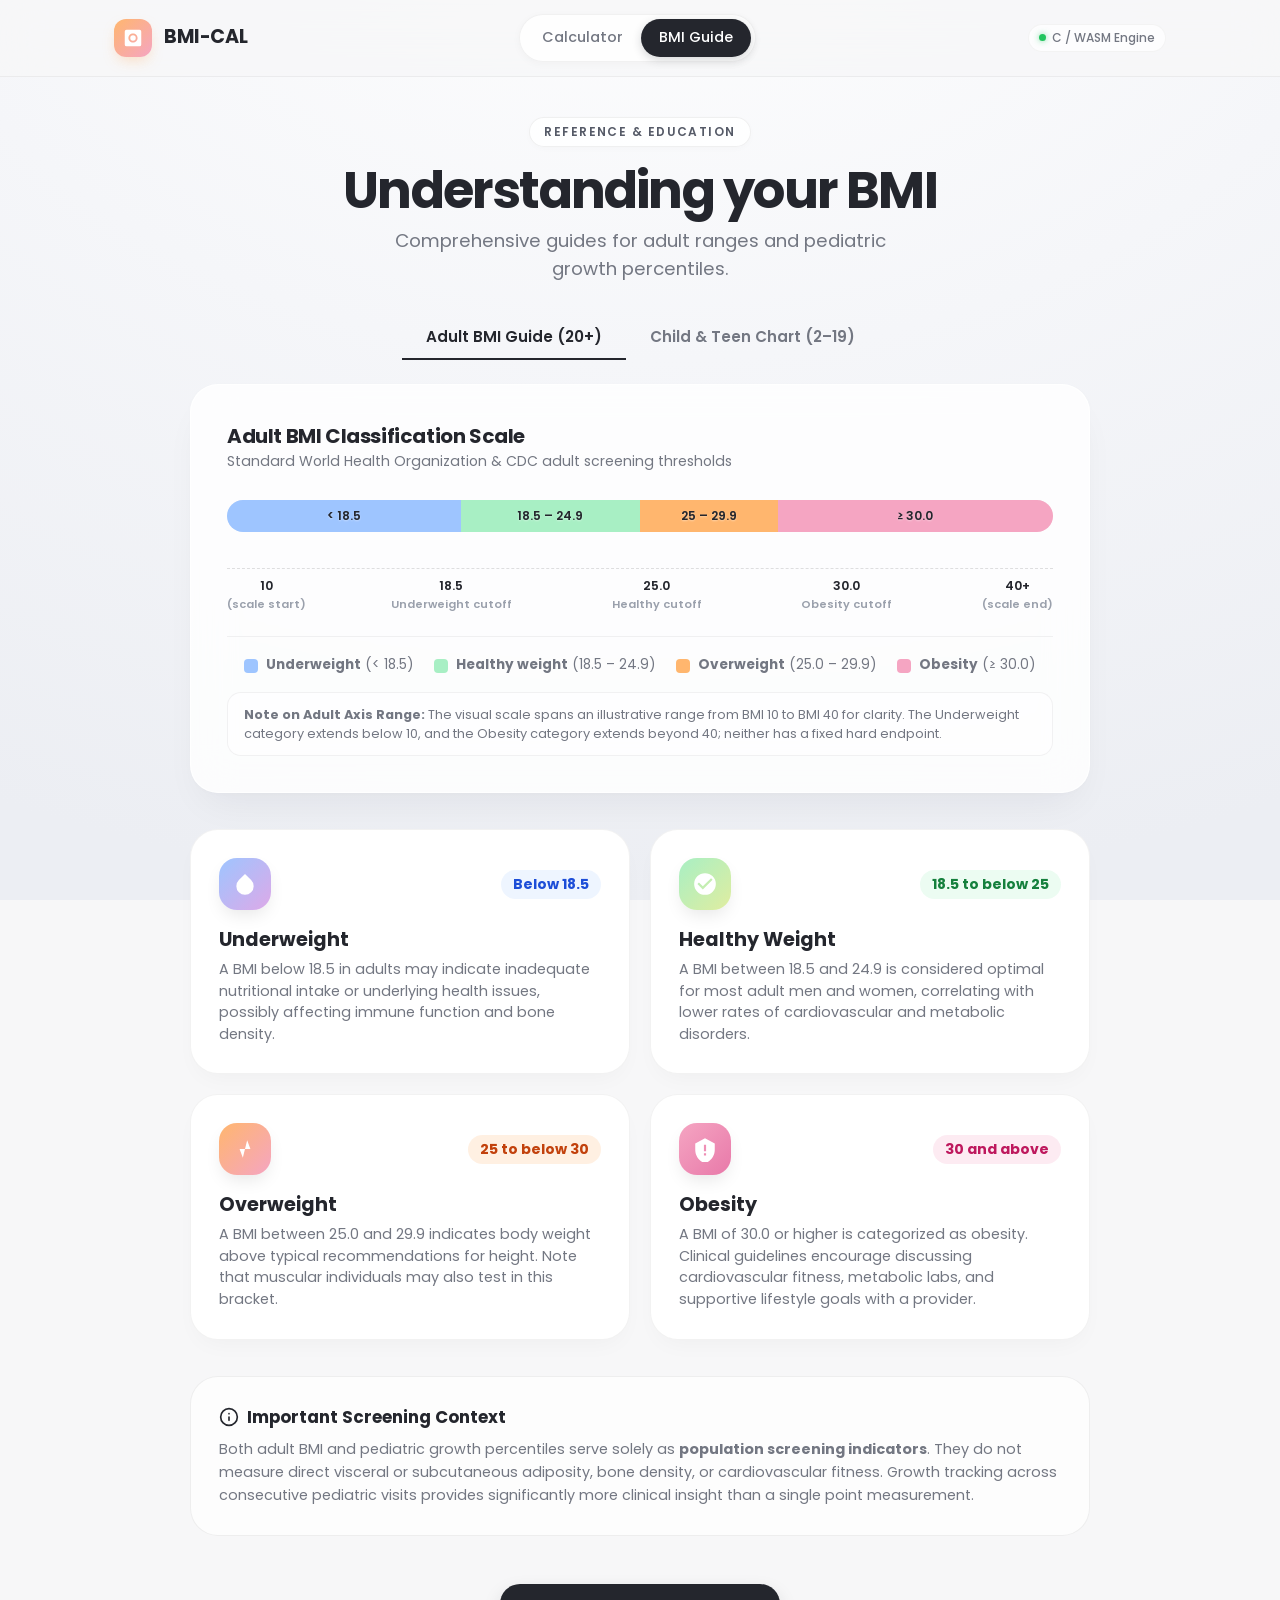
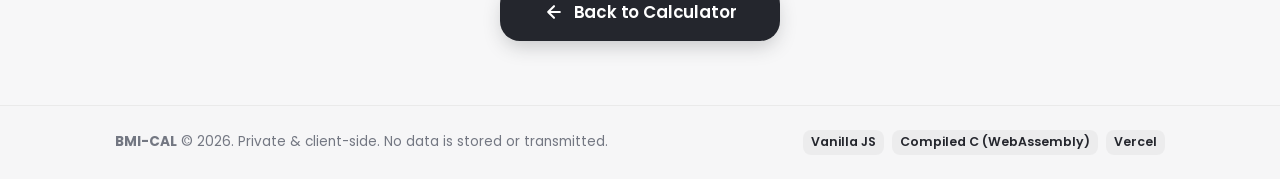
<file: guide.html>
<!DOCTYPE html>
<html lang="en">
<head>
  <meta charset="UTF-8">
  <meta name="viewport" content="width=device-width, initial-scale=1.0, viewport-fit=cover">
  <title>Understanding BMI — Adult &amp; Child BMI-CAL Guides</title>
  <meta name="description" content="Comprehensive guides to adult BMI thresholds and child & teen CDC growth percentiles.">
  <meta name="theme-color" content="#F7F7F8">

  <!-- Google Fonts: Poppins -->
  <link rel="preconnect" href="https://fonts.googleapis.com">
  <link rel="preconnect" href="https://fonts.gstatic.com" crossorigin>
  <link href="https://fonts.googleapis.com/css2?family=Poppins:wght@400;500;600;700&display=swap" rel="stylesheet">

  <!-- Favicon SVG -->
  <link rel="icon" type="image/svg+xml" href="data:image/svg+xml,<svg xmlns='http://www.w3.org/2000/svg' viewBox='0 0 100 100'><rect width='100' height='100' rx='28' fill='%23FFB66E'/><path d='M30 70V30h22c6 0 11 4 11 10 0 4-2 7-6 9 5 2 8 5 8 11 0 6-5 10-12 10H30zm10-24h10c2 0 4-2 4-4s-2-4-4-4H40v8zm0 16h11c3 0 5-2 5-5s-2-5-5-5H40v10z' fill='%23FFFFFF'/></svg>">

  <!-- Global Stylesheet -->
  <link rel="stylesheet" href="css/style.css">
</head>
<body>

  <!-- Header & Navigation -->
  <header class="site-header">
    <div class="header-container">
      <a href="index.html" class="brand-link" aria-label="BMI-CAL Home">
        <div class="brand-badge">
          <svg viewBox="0 0 24 24">
            <path d="M19 3H5a2 2 0 0 0-2 2v14a2 2 0 0 0 2 2h14a2 2 0 0 0 2-2V5a2 2 0 0 0-2-2zm-7 14c-2.76 0-5-2.24-5-5s2.24-5 5-5 5 2.24 5 5-2.24 5-5 5zm0-8a3 3 0 1 0 0 6 3 3 0 0 0 0-6z"/>
          </svg>
        </div>
        <span class="brand-text">BMI-CAL</span>
      </a>

      <nav class="nav-pill-group" aria-label="Main Navigation">
        <a href="index.html" class="nav-link">Calculator</a>
        <a href="guide.html" class="nav-link active" aria-current="page">BMI Guide</a>
      </nav>

      <div class="engine-tag" id="engine-status-tag" title="Calculation engine status">
        <span class="engine-dot" aria-hidden="true"></span>
        <span>C / WASM Engine</span>
      </div>
    </div>
  </header>

  <!-- Main Guide View -->
  <main>
    <section class="hero-section">
      <div class="eyebrow-badge">REFERENCE &amp; EDUCATION</div>
      <h1 class="hero-heading">Understanding your BMI</h1>
      <p class="hero-subtitle">Comprehensive guides for adult ranges and pediatric growth percentiles.</p>
    </section>

    <!-- Guide View Tabs (Adult vs Child) -->
    <div class="guide-wrapper">
      <div class="guide-tabs-container" role="tablist" aria-label="Guide type">
        <button type="button" class="guide-tab-btn active" id="tab-btn-adult" role="tab" aria-selected="true" data-tab="adult">
          Adult BMI Guide (20+)
        </button>
        <button type="button" class="guide-tab-btn" id="tab-btn-child" role="tab" aria-selected="false" data-tab="child">
          Child &amp; Teen Chart (2–19)
        </button>
      </div>

      <!-- =================================================================
           VIEW 1: ADULT BMI GUIDE
           ================================================================= -->
      <div id="guide-adult-content">
        <!-- Horizontal Segmented BMI Range Visualization -->
        <section class="card-glass guide-chart-card" aria-labelledby="adult-chart-heading">
          <div class="guide-chart-header">
            <div>
              <h2 id="adult-chart-heading" class="chart-title">Adult BMI Classification Scale</h2>
              <p class="chart-subtitle">Standard World Health Organization &amp; CDC adult screening thresholds</p>
            </div>
          </div>

          <p class="sr-only">
            The adult BMI chart has four segments: Underweight for BMI below 18.5, Healthy weight for BMI between 18.5 and 24.9, Overweight for BMI between 25.0 and 29.9, and Obesity for BMI 30.0 and above.
          </p>

          <div class="guide-scale-container" aria-hidden="true">
            <div class="guide-bar">
              <div class="guide-seg seg-underweight" title="Underweight: Below 18.5">
                <span>&lt; 18.5</span>
              </div>
              <div class="guide-seg seg-healthy" title="Healthy weight: 18.5 to below 25">
                <span>18.5 – 24.9</span>
              </div>
              <div class="guide-seg seg-overweight" title="Overweight: 25 to below 30">
                <span>25 – 29.9</span>
              </div>
              <div class="guide-seg seg-obesity" title="Obesity: 30 and above">
                <span>&ge; 30.0</span>
              </div>
            </div>

            <!-- Interactive User Result Marker -->
            <div class="scale-marker-container">
              <div class="scale-marker" id="guide-user-marker-adult" style="display: none; left: 50%;">
                <div class="marker-arrow"></div>
                <div class="marker-tag">Your Result</div>
              </div>
            </div>

            <!-- Axis Marks with Boundary Callouts -->
            <div class="guide-axis">
              <div class="guide-axis-tick">
                <span class="tick-val">10</span>
                <span class="tick-note">(scale start)</span>
              </div>
              <div class="guide-axis-tick" style="margin-left: -15px;">
                <span class="tick-val">18.5</span>
                <span class="tick-note">Underweight cutoff</span>
              </div>
              <div class="guide-axis-tick">
                <span class="tick-val">25.0</span>
                <span class="tick-note">Healthy cutoff</span>
              </div>
              <div class="guide-axis-tick" style="margin-right: -10px;">
                <span class="tick-val">30.0</span>
                <span class="tick-note">Obesity cutoff</span>
              </div>
              <div class="guide-axis-tick">
                <span class="tick-val">40+</span>
                <span class="tick-note">(scale end)</span>
              </div>
            </div>
          </div>

          <!-- Chart Legend -->
          <div class="chart-legend" role="list">
            <div class="legend-item" role="listitem">
              <div class="legend-swatch swatch-underweight" aria-hidden="true"></div>
              <span><strong>Underweight</strong> (&lt; 18.5)</span>
            </div>
            <div class="legend-item" role="listitem">
              <div class="legend-swatch swatch-healthy" aria-hidden="true"></div>
              <span><strong>Healthy weight</strong> (18.5 – 24.9)</span>
            </div>
            <div class="legend-item" role="listitem">
              <div class="legend-swatch swatch-overweight" aria-hidden="true"></div>
              <span><strong>Overweight</strong> (25.0 – 29.9)</span>
            </div>
            <div class="legend-item" role="listitem">
              <div class="legend-swatch swatch-obesity" aria-hidden="true"></div>
              <span><strong>Obesity</strong> (&ge; 30.0)</span>
            </div>
          </div>

          <div class="chart-note-box">
            <strong>Note on Adult Axis Range:</strong> The visual scale spans an illustrative range from BMI 10 to BMI 40 for clarity. The Underweight category extends below 10, and the Obesity category extends beyond 40; neither has a fixed hard endpoint.
          </div>
        </section>

        <!-- Adult Category Cards Grid -->
        <section aria-labelledby="adult-categories-heading" style="margin-top: 36px;">
          <h2 id="adult-categories-heading" class="sr-only">Detailed Adult Categories</h2>
          <div class="category-cards-grid">
            <article class="cat-card card-underweight">
              <div class="cat-card-header">
                <div class="cat-icon-badge cat-icon-underweight" aria-hidden="true">
                  <svg viewBox="0 0 24 24"><path d="M12 2.69l5.66 5.66a8 8 0 1 1-11.31 0z"/></svg>
                </div>
                <span class="cat-bmi-range">Below 18.5</span>
              </div>
              <div>
                <h3 class="cat-name">Underweight</h3>
                <p class="cat-description">
                  A BMI below 18.5 in adults may indicate inadequate nutritional intake or underlying health issues, possibly affecting immune function and bone density.
                </p>
              </div>
            </article>

            <article class="cat-card card-healthy">
              <div class="cat-card-header">
                <div class="cat-icon-badge cat-icon-healthy" aria-hidden="true">
                  <svg viewBox="0 0 24 24"><path d="M12 2a10 10 0 1 0 10 10A10 10 0 0 0 12 2zm-2 15l-5-5 1.41-1.41L10 14.17l7.59-7.59L19 8z"/></svg>
                </div>
                <span class="cat-bmi-range">18.5 to below 25</span>
              </div>
              <div>
                <h3 class="cat-name">Healthy Weight</h3>
                <p class="cat-description">
                  A BMI between 18.5 and 24.9 is considered optimal for most adult men and women, correlating with lower rates of cardiovascular and metabolic disorders.
                </p>
              </div>
            </article>

            <article class="cat-card card-overweight">
              <div class="cat-card-header">
                <div class="cat-icon-badge cat-icon-overweight" aria-hidden="true">
                  <svg viewBox="0 0 24 24"><path d="M3 12h4l3 8 4-16 3 8h4"/></svg>
                </div>
                <span class="cat-bmi-range">25 to below 30</span>
              </div>
              <div>
                <h3 class="cat-name">Overweight</h3>
                <p class="cat-description">
                  A BMI between 25.0 and 29.9 indicates body weight above typical recommendations for height. Note that muscular individuals may also test in this bracket.
                </p>
              </div>
            </article>

            <article class="cat-card card-obesity">
              <div class="cat-card-header">
                <div class="cat-icon-badge cat-icon-obesity" aria-hidden="true">
                  <svg viewBox="0 0 24 24"><path d="M12 2L3 7v6c0 5.55 3.84 10.74 9 12 5.16-1.26 9-6.45 9-12V7l-9-5zm-1 6h2v6h-2V8zm0 8h2v2h-2v-2z"/></svg>
                </div>
                <span class="cat-bmi-range">30 and above</span>
              </div>
              <div>
                <h3 class="cat-name">Obesity</h3>
                <p class="cat-description">
                  A BMI of 30.0 or higher is categorized as obesity. Clinical guidelines encourage discussing cardiovascular fitness, metabolic labs, and supportive lifestyle goals with a provider.
                </p>
              </div>
            </article>
          </div>
        </section>
      </div>

      <!-- =================================================================
           VIEW 2: CHILD & TEEN BMI GUIDE & PERCENTILE CHART
           ================================================================= -->
      <div id="guide-child-content" style="display: none;">
        <!-- Children's Segmented Percentile Chart -->
        <section class="card-glass guide-chart-card" aria-labelledby="child-chart-heading">
          <div class="guide-chart-header">
            <div>
              <h2 id="child-chart-heading" class="chart-title">Children &amp; Teen Growth Percentile Chart</h2>
              <p class="chart-subtitle">Centers for Disease Control and Prevention (CDC) Growth Curves (Ages 2–19)</p>
            </div>
          </div>

          <p class="sr-only">
            The children's BMI chart uses age and sex-specific percentiles: Underweight for below the 5th percentile, Healthy weight for the 5th to below 85th percentile, Overweight for the 85th to below 95th percentile, and Obesity for the 95th percentile and above.
          </p>

          <!-- Segmented Percentile Bar -->
          <div class="guide-scale-container" aria-hidden="true">
            <div class="guide-bar">
              <div class="guide-seg child-guide-underweight" title="Underweight: Below 5th percentile">
                <span>&lt; 5th %</span>
              </div>
              <div class="guide-seg child-guide-healthy" title="Healthy weight: 5th to below 85th percentile">
                <span>Healthy Range (5th to 85th Percentile)</span>
              </div>
              <div class="guide-seg child-guide-overweight" title="Overweight: 85th to below 95th percentile">
                <span>85th – 95th</span>
              </div>
              <div class="guide-seg child-guide-obesity" title="Obesity: 95th percentile and above">
                <span>&ge; 95th</span>
              </div>
            </div>

            <!-- Interactive Child User Result Marker -->
            <div class="scale-marker-container">
              <div class="scale-marker" id="guide-user-marker-child" style="display: none; left: 50%;">
                <div class="marker-arrow"></div>
                <div class="marker-tag">Child Result</div>
              </div>
            </div>

            <!-- Percentile Axis Markings -->
            <div class="guide-axis">
              <div class="guide-axis-tick">
                <span class="tick-val">0%</span>
                <span class="tick-note">(bottom)</span>
              </div>
              <div class="guide-axis-tick">
                <span class="tick-val">5th %ile</span>
                <span class="tick-note">Underweight cutoff</span>
              </div>
              <div class="guide-axis-tick">
                <span class="tick-val">50th %ile</span>
                <span class="tick-note">CDC Median</span>
              </div>
              <div class="guide-axis-tick">
                <span class="tick-val">85th %ile</span>
                <span class="tick-note">Overweight cutoff</span>
              </div>
              <div class="guide-axis-tick">
                <span class="tick-val">95th %ile</span>
                <span class="tick-note">Obesity cutoff</span>
              </div>
              <div class="guide-axis-tick">
                <span class="tick-val">100%</span>
                <span class="tick-note">(top)</span>
              </div>
            </div>
          </div>

          <!-- Chart Legend -->
          <div class="chart-legend" role="list">
            <div class="legend-item" role="listitem">
              <div class="legend-swatch swatch-underweight" aria-hidden="true"></div>
              <span><strong>Underweight</strong> (&lt; 5th %ile)</span>
            </div>
            <div class="legend-item" role="listitem">
              <div class="legend-swatch swatch-healthy" aria-hidden="true"></div>
              <span><strong>Healthy weight</strong> (5th to &lt; 85th %ile)</span>
            </div>
            <div class="legend-item" role="listitem">
              <div class="legend-swatch swatch-overweight" aria-hidden="true"></div>
              <span><strong>Overweight</strong> (85th to &lt; 95th %ile)</span>
            </div>
            <div class="legend-item" role="listitem">
              <div class="legend-swatch swatch-obesity" aria-hidden="true"></div>
              <span><strong>Obesity</strong> (&ge; 95th %ile)</span>
            </div>
          </div>

          <div class="chart-note-box">
            <strong>Why Children Use Percentiles:</strong> Children's body fat levels and proportions shift dynamically during growth spurts and puberty, and girls and boys develop along different physiological curves. Adult BMI categories (18.5, 25, 30) do not apply to youth; instead, a child's BMI is ranked relative to peers of the identical age and sex.
          </div>
        </section>

        <!-- Children's Category Cards Grid -->
        <section aria-labelledby="child-categories-heading" style="margin-top: 36px;">
          <h2 id="child-categories-heading" class="sr-only">Detailed Pediatric Categories</h2>
          <div class="category-cards-grid">
            <article class="cat-card card-underweight">
              <div class="cat-card-header">
                <div class="cat-icon-badge cat-icon-underweight" aria-hidden="true">
                  <svg viewBox="0 0 24 24"><path d="M12 2.69l5.66 5.66a8 8 0 1 1-11.31 0z"/></svg>
                </div>
                <span class="cat-bmi-range">Below 5th percentile</span>
              </div>
              <div>
                <h3 class="cat-name">Underweight</h3>
                <p class="cat-description">
                  A child below the 5th percentile weighs less than 95% of children of the same age and sex. Pediatricians evaluate linear growth, meal patterns, and energy expenditure to ensure adequate development.
                </p>
              </div>
            </article>

            <article class="cat-card card-healthy">
              <div class="cat-card-header">
                <div class="cat-icon-badge cat-icon-healthy" aria-hidden="true">
                  <svg viewBox="0 0 24 24"><path d="M12 2a10 10 0 1 0 10 10A10 10 0 0 0 12 2zm-2 15l-5-5 1.41-1.41L10 14.17l7.59-7.59L19 8z"/></svg>
                </div>
                <span class="cat-bmi-range">5th to &lt; 85th percentile</span>
              </div>
              <div>
                <h3 class="cat-name">Healthy Weight</h3>
                <p class="cat-description">
                  The broad range between the 5th and 85th percentiles reflects normal healthy childhood development. Maintaining active outdoor play and balanced family meals supports sustained vitality.
                </p>
              </div>
            </article>

            <article class="cat-card card-overweight">
              <div class="cat-card-header">
                <div class="cat-icon-badge cat-icon-overweight" aria-hidden="true">
                  <svg viewBox="0 0 24 24"><path d="M3 12h4l3 8 4-16 3 8h4"/></svg>
                </div>
                <span class="cat-bmi-range">85th to &lt; 95th percentile</span>
              </div>
              <div>
                <h3 class="cat-name">Overweight</h3>
                <p class="cat-description">
                  Between the 85th and 95th percentiles, a child’s BMI is elevated relative to peers. Healthcare providers generally suggest promoting active family routines, limiting sugary drinks, and monitoring growth trends over time.
                </p>
              </div>
            </article>

            <article class="cat-card card-obesity">
              <div class="cat-card-header">
                <div class="cat-icon-badge cat-icon-obesity" aria-hidden="true">
                  <svg viewBox="0 0 24 24"><path d="M12 2L3 7v6c0 5.55 3.84 10.74 9 12 5.16-1.26 9-6.45 9-12V7l-9-5zm-1 6h2v6h-2V8zm0 8h2v2h-2v-2z"/></svg>
                </div>
                <span class="cat-bmi-range">&ge; 95th percentile</span>
              </div>
              <div>
                <h3 class="cat-name">Obesity</h3>
                <p class="cat-description">
                  At or above the 95th percentile, pediatric guidance focuses on supportive, non-stigmatizing family wellness habits. Weight loss diets are rarely advised for children; the goal is typically healthy weight maintenance as height increases.
                </p>
              </div>
            </article>
          </div>
        </section>
      </div>

      <!-- Limitations Card -->
      <section class="limitations-card">
        <h3 class="limitations-title">
          <svg width="20" height="20" viewBox="0 0 24 24" fill="none" stroke="currentColor" stroke-width="2" stroke-linecap="round" stroke-linejoin="round" aria-hidden="true">
            <circle cx="12" cy="12" r="10"></circle>
            <line x1="12" y1="16" x2="12" y2="12"></line>
            <line x1="12" y1="8" x2="12.01" y2="8"></line>
          </svg>
          Important Screening Context
        </h3>
        <p class="limitations-text">
          Both adult BMI and pediatric growth percentiles serve solely as <strong>population screening indicators</strong>. They do not measure direct visceral or subcutaneous adiposity, bone density, or cardiovascular fitness. Growth tracking across consecutive pediatric visits provides significantly more clinical insight than a single point measurement.
        </p>
      </section>

      <!-- Back to Calculator Button -->
      <div class="guide-footer-action">
        <a href="index.html" class="btn-calculate" style="max-width: 280px; margin: 0 auto; text-decoration: none;">
          <svg viewBox="0 0 24 24" fill="none" stroke="currentColor" stroke-width="2.5" stroke-linecap="round" stroke-linejoin="round" aria-hidden="true" style="transform: rotate(180deg);">
            <path d="M5 12h14M12 5l7 7-7 7"/>
          </svg>
          <span>Back to Calculator</span>
        </a>
      </div>

    </div>
  </main>

  <!-- Site Footer -->
  <footer class="site-footer">
    <div class="footer-container">
      <div>
        <strong>BMI-CAL</strong> &copy; 2026. Private &amp; client-side. No data is stored or transmitted.
      </div>
      <div class="footer-tech">
        <span class="tech-badge">Vanilla JS</span>
        <span class="tech-badge">Compiled C (WebAssembly)</span>
        <span class="tech-badge">Vercel</span>
      </div>
    </div>
  </footer>

  <!-- Scripts -->
  <script src="wasm/bmi.js"></script>
  <script src="js/bmi-module.js"></script>
  <script src="js/main.js"></script>
</body>
</html>
</file>
<file: css/style.css>
/* ==========================================================================
   BMI-CAL: Global Stylesheet
   Design Language: Clean, Premium, Minimal, Pastel-Glassmorphism
   Typography: Poppins (Google Fonts)
   ========================================================================== */

:root {
  /* Color Palette */
  --bg-color: #F7F7F8;
  --bg-gradient: radial-gradient(120% 120% at 50% -20%, #FFFFFF 0%, #F5F6F9 50%, #ECEEF3 100%);
  --text-primary: #24262D;
  --text-secondary: #737782;
  --text-muted: #9AA0AC;
  
  /* Accent Pastel Palette */
  --accent-orange: #FFB66E;
  --accent-pink: #F5A5C2;
  --accent-green: #A8EFC4;
  --accent-lime: #E0EDA0;
  --accent-purple: #DDA9E8;
  --accent-blue: #9EC5FF;

  /* Category Shades */
  --cat-underweight: #9EC5FF;
  --cat-underweight-bg: rgba(158, 197, 255, 0.18);
  --cat-underweight-border: rgba(158, 197, 255, 0.45);

  --cat-healthy: #A8EFC4;
  --cat-healthy-bg: rgba(168, 239, 196, 0.22);
  --cat-healthy-border: rgba(168, 239, 196, 0.55);

  --cat-overweight: #FFB66E;
  --cat-overweight-bg: rgba(255, 182, 110, 0.20);
  --cat-overweight-border: rgba(255, 182, 110, 0.50);

  --cat-obesity: #F5A5C2;
  --cat-obesity-bg: rgba(245, 165, 194, 0.22);
  --cat-obesity-border: rgba(245, 165, 194, 0.55);

  /* Glassmorphism & Card Surfaces */
  --card-bg: rgba(255, 255, 255, 0.82);
  --card-bg-solid: #FFFFFF;
  --card-border: rgba(255, 255, 255, 0.85);
  --card-border-subtle: rgba(0, 0, 0, 0.05);
  --card-shadow: 0 20px 40px -15px rgba(28, 32, 45, 0.07), 0 2px 6px rgba(0, 0, 0, 0.02);
  --card-shadow-hover: 0 25px 50px -18px rgba(28, 32, 45, 0.11), 0 4px 10px rgba(0, 0, 0, 0.03);

  /* Radius */
  --radius-sm: 8px;
  --radius-md: 14px;
  --radius-lg: 20px;
  --radius-xl: 28px;
  --radius-full: 9999px;

  /* Typography */
  --font-family: 'Poppins', -apple-system, BlinkMacSystemFont, 'Segoe UI', Roboto, Helvetica, Arial, sans-serif;

  /* Transitions */
  --transition-fast: 150ms cubic-bezier(0.16, 1, 0.3, 1);
  --transition-normal: 250ms cubic-bezier(0.16, 1, 0.3, 1);
  --transition-smooth: 400ms cubic-bezier(0.16, 1, 0.3, 1);
}

/* ==========================================================================
   Base & Reset
   ========================================================================== */

*, *::before, *::after {
  box-sizing: border-box;
  margin: 0;
  padding: 0;
}

html {
  font-size: 16px;
  scroll-behavior: smooth;
  -webkit-text-size-adjust: 100%;
}

body {
  font-family: var(--font-family);
  background: var(--bg-color);
  background-image: var(--bg-gradient);
  background-attachment: fixed;
  color: var(--text-primary);
  min-height: 100vh;
  display: flex;
  flex-direction: column;
  overflow-x: hidden;
  padding-top: env(safe-area-inset-top);
  padding-bottom: env(safe-area-inset-bottom);
  padding-left: env(safe-area-inset-left);
  padding-right: env(safe-area-inset-right);
  line-height: 1.5;
  -webkit-font-smoothing: antialiased;
  -moz-osx-font-smoothing: grayscale;
}

a {
  color: inherit;
  text-decoration: none;
}

button, input, select {
  font-family: inherit;
  font-size: inherit;
  color: inherit;
}

button {
  cursor: pointer;
  border: none;
  background: none;
}

/* Accessibility Focus Rings */
:focus-visible {
  outline: 2px solid var(--text-primary);
  outline-offset: 3px;
  border-radius: var(--radius-sm);
}

/* Screen reader utility */
.sr-only {
  position: absolute;
  width: 1px;
  height: 1px;
  padding: 0;
  margin: -1px;
  overflow: hidden;
  clip: rect(0, 0, 0, 0);
  white-space: nowrap;
  border: 0;
}

/* ==========================================================================
   Opening Screen Animation (Zoom-forward Intro)
   ========================================================================== */

#intro-overlay {
  position: fixed;
  inset: 0;
  z-index: 9999;
  background: #F7F7F8;
  display: flex;
  align-items: center;
  justify-content: center;
  pointer-events: all;
  opacity: 1;
  transition: opacity 0.5s cubic-bezier(0.16, 1, 0.3, 1), visibility 0.5s;
}

#intro-overlay.hidden {
  opacity: 0;
  visibility: hidden;
  pointer-events: none;
}

.intro-content {
  display: flex;
  flex-direction: column;
  align-items: center;
  gap: 16px;
  will-change: transform, opacity;
  animation: introZoom 1.8s cubic-bezier(0.16, 1, 0.3, 1) forwards;
}

.intro-icon {
  width: 72px;
  height: 72px;
  border-radius: 22px;
  background: linear-gradient(135deg, var(--accent-orange), var(--accent-pink));
  display: flex;
  align-items: center;
  justify-content: center;
  box-shadow: 0 14px 28px -8px rgba(255, 182, 110, 0.45);
}

.intro-icon svg {
  width: 40px;
  height: 40px;
  fill: #FFFFFF;
}

.intro-title {
  font-size: clamp(2.5rem, 8vw, 4.5rem);
  font-weight: 700;
  letter-spacing: -0.04em;
  color: var(--text-primary);
  text-align: center;
}

.intro-tagline {
  font-size: 0.95rem;
  font-weight: 500;
  color: var(--text-secondary);
  letter-spacing: 0.08em;
  text-transform: uppercase;
}

@keyframes introZoom {
  0% {
    transform: scale(0.92);
    opacity: 0;
  }
  20% {
    transform: scale(1);
    opacity: 1;
  }
  70% {
    transform: scale(1.02);
    opacity: 1;
  }
  100% {
    transform: scale(1.6);
    opacity: 0;
  }
}

/* ==========================================================================
   Header & Navigation
   ========================================================================== */

.site-header {
  position: sticky;
  top: 0;
  z-index: 100;
  backdrop-filter: blur(20px);
  -webkit-backdrop-filter: blur(20px);
  background: rgba(247, 247, 248, 0.82);
  border-bottom: 1px solid var(--card-border-subtle);
  transition: background var(--transition-normal);
}

.header-container {
  max-width: 1100px;
  margin: 0 auto;
  padding: 14px 24px;
  display: flex;
  align-items: center;
  justify-content: space-between;
  gap: 16px;
}

.brand-link {
  display: flex;
  align-items: center;
  gap: 12px;
  font-weight: 700;
  font-size: 1.25rem;
  letter-spacing: -0.03em;
  color: var(--text-primary);
  transition: transform var(--transition-fast);
}

.brand-link:hover {
  transform: translateY(-1px);
}

.brand-badge {
  width: 38px;
  height: 38px;
  border-radius: 12px;
  background: linear-gradient(135deg, var(--accent-orange) 0%, var(--accent-pink) 100%);
  display: flex;
  align-items: center;
  justify-content: center;
  box-shadow: 0 6px 14px -3px rgba(255, 182, 110, 0.4);
  flex-shrink: 0;
}

.brand-badge svg {
  width: 22px;
  height: 22px;
  fill: #FFFFFF;
}

.brand-text {
  font-weight: 700;
  font-size: 1.2rem;
  letter-spacing: -0.02em;
}

.nav-pill-group {
  display: flex;
  align-items: center;
  background: rgba(255, 255, 255, 0.85);
  padding: 4px;
  border-radius: var(--radius-full);
  border: 1px solid rgba(0, 0, 0, 0.05);
  box-shadow: 0 2px 8px rgba(0, 0, 0, 0.03);
}

.nav-link {
  padding: 8px 18px;
  border-radius: var(--radius-full);
  font-size: 0.9rem;
  font-weight: 500;
  color: var(--text-secondary);
  transition: all var(--transition-fast);
  white-space: nowrap;
}

.nav-link:hover {
  color: var(--text-primary);
}

.nav-link.active {
  background: var(--text-primary);
  color: #FFFFFF;
  box-shadow: 0 3px 10px rgba(36, 38, 45, 0.18);
}

/* Engine Status Tag */
.engine-tag {
  display: inline-flex;
  align-items: center;
  gap: 6px;
  font-size: 0.75rem;
  font-weight: 500;
  color: var(--text-secondary);
  background: rgba(255, 255, 255, 0.7);
  padding: 4px 10px;
  border-radius: var(--radius-full);
  border: 1px solid rgba(0, 0, 0, 0.04);
}

.engine-dot {
  width: 7px;
  height: 7px;
  border-radius: 50%;
  background: #22C55E;
  box-shadow: 0 0 6px rgba(34, 197, 94, 0.6);
  animation: pulseDot 2.5s infinite;
}

@keyframes pulseDot {
  0%, 100% { opacity: 1; transform: scale(1); }
  50% { opacity: 0.6; transform: scale(0.85); }
}

/* ==========================================================================
   Main Layout & Hero Section
   ========================================================================== */

main {
  flex: 1;
  max-width: 1050px;
  width: 100%;
  margin: 0 auto;
  padding: 40px 24px 64px;
}

.hero-section {
  text-align: center;
  margin-bottom: 32px;
}

.eyebrow-badge {
  display: inline-block;
  font-size: 0.75rem;
  font-weight: 600;
  letter-spacing: 0.12em;
  text-transform: uppercase;
  color: #555A67;
  background: rgba(255, 255, 255, 0.85);
  border: 1px solid rgba(0, 0, 0, 0.06);
  padding: 5px 14px;
  border-radius: var(--radius-full);
  margin-bottom: 14px;
  box-shadow: 0 2px 6px rgba(0, 0, 0, 0.02);
}

.hero-heading {
  font-size: clamp(2.2rem, 5vw, 3.2rem);
  font-weight: 700;
  letter-spacing: -0.035em;
  color: var(--text-primary);
  margin-bottom: 8px;
  line-height: 1.15;
}

.hero-subtitle {
  font-size: clamp(1rem, 2vw, 1.15rem);
  color: var(--text-secondary);
  font-weight: 400;
  max-width: 540px;
  margin: 0 auto;
}

/* ==========================================================================
   Card & Glassmorphic Surfaces
   ========================================================================== */

.card-glass {
  background: var(--card-bg);
  backdrop-filter: blur(20px);
  -webkit-backdrop-filter: blur(20px);
  border-radius: var(--radius-xl);
  border: 1px solid var(--card-border);
  box-shadow: var(--card-shadow);
  padding: 36px;
  transition: box-shadow var(--transition-normal);
}

.card-glass:hover {
  box-shadow: var(--card-shadow-hover);
}

.calculator-wrapper {
  max-width: 580px;
  margin: 0 auto;
}

/* Mode Switcher (Adult vs Child & Teen) */
.mode-switcher-container {
  display: flex;
  background: #ECEEF3;
  padding: 4px;
  border-radius: var(--radius-full);
  margin-bottom: 24px;
  gap: 4px;
}

.mode-btn {
  flex: 1;
  padding: 10px 16px;
  border-radius: var(--radius-full);
  font-size: 0.92rem;
  font-weight: 600;
  color: var(--text-secondary);
  transition: all var(--transition-fast);
  text-align: center;
}

.mode-btn:hover {
  color: var(--text-primary);
}

.mode-btn.active {
  background: #FFFFFF;
  color: var(--text-primary);
  box-shadow: 0 3px 10px rgba(0, 0, 0, 0.07);
}

/* Child fields row (Age & Sex) */
.child-fields-row {
  display: grid;
  grid-template-columns: 1fr 1fr;
  gap: 16px;
  margin-bottom: 4px;
  animation: fadeInDown 0.3s cubic-bezier(0.16, 1, 0.3, 1) forwards;
}

.child-fields-row.hidden {
  display: none;
}

@keyframes fadeInDown {
  0% { opacity: 0; transform: translateY(-8px); }
  100% { opacity: 1; transform: translateY(0); }
}

/* ==========================================================================
   Input Groups & Segmented Unit Selectors
   ========================================================================== */

.calc-form {
  display: flex;
  flex-direction: column;
  gap: 20px;
}

.input-block {
  display: flex;
  flex-direction: column;
  gap: 8px;
  text-align: left;
}

.input-header {
  display: flex;
  align-items: center;
  justify-content: space-between;
}

.input-label {
  font-size: 0.95rem;
  font-weight: 600;
  color: var(--text-primary);
}

.input-subtext {
  font-size: 0.8rem;
  color: var(--text-muted);
}

.input-control-row {
  position: relative;
  display: flex;
  align-items: center;
  background: #FFFFFF;
  border: 1.5px solid rgba(0, 0, 0, 0.08);
  border-radius: var(--radius-lg);
  padding: 6px 8px 6px 18px;
  box-shadow: inset 0 2px 4px rgba(0, 0, 0, 0.02);
  transition: all var(--transition-fast);
}

.input-control-row:focus-within {
  border-color: var(--text-primary);
  box-shadow: 0 0 0 3px rgba(36, 38, 45, 0.08);
}

.input-control-row.has-error {
  border-color: #EF4444;
  background: #FFFBFB;
}

.num-input {
  flex: 1;
  border: none;
  background: transparent;
  font-size: 1.25rem;
  font-weight: 600;
  color: var(--text-primary);
  outline: none;
  width: 100%;
  min-width: 0;
  padding: 8px 0;
}

.num-input::placeholder {
  color: #C1C6CE;
  font-weight: 400;
}

/* Hide native number spinners */
.num-input::-webkit-outer-spin-button,
.num-input::-webkit-inner-spin-button {
  -webkit-appearance: none;
  margin: 0;
}
.num-input[type=number] {
  -moz-appearance: textfield;
}

/* Compact Segmented Control */
.segmented-control {
  display: flex;
  background: #F2F4F7;
  padding: 4px;
  border-radius: var(--radius-md);
  gap: 3px;
  flex-shrink: 0;
}

.seg-btn {
  padding: 6px 12px;
  font-size: 0.82rem;
  font-weight: 500;
  color: var(--text-secondary);
  border-radius: calc(var(--radius-md) - 3px);
  transition: all var(--transition-fast);
  user-select: none;
}

.seg-btn:hover {
  color: var(--text-primary);
}

.seg-btn.active {
  background: #FFFFFF;
  color: var(--text-primary);
  font-weight: 600;
  box-shadow: 0 2px 6px rgba(0, 0, 0, 0.08);
}

/* Inline Validation Message */
.error-message {
  font-size: 0.82rem;
  color: #DC2626;
  font-weight: 500;
  display: flex;
  align-items: center;
  gap: 6px;
  min-height: 20px;
}

.error-message:empty {
  display: none;
}

.error-message svg {
  width: 14px;
  height: 14px;
  flex-shrink: 0;
}

/* ==========================================================================
   Primary Action Button
   ========================================================================== */

.btn-calculate {
  width: 100%;
  padding: 16px 28px;
  border-radius: var(--radius-lg);
  background: var(--text-primary);
  color: #FFFFFF;
  font-size: 1.05rem;
  font-weight: 600;
  letter-spacing: -0.01em;
  display: flex;
  align-items: center;
  justify-content: center;
  gap: 10px;
  box-shadow: 0 8px 20px -4px rgba(36, 38, 45, 0.25);
  transition: all var(--transition-fast);
  margin-top: 8px;
}

.btn-calculate:hover {
  background: #17181C;
  transform: translateY(-2px);
  box-shadow: 0 12px 24px -5px rgba(36, 38, 45, 0.32);
}

.btn-calculate:active {
  transform: translateY(0);
}

.btn-calculate svg {
  width: 20px;
  height: 20px;
  transition: transform var(--transition-fast);
}

.btn-calculate:hover svg {
  transform: translateX(4px);
}

/* ==========================================================================
   BMI Result Card (Adult & Child)
   ========================================================================== */

.result-container {
  margin-top: 32px;
  animation: cardEntrance 0.5s cubic-bezier(0.16, 1, 0.3, 1) forwards;
}

@keyframes cardEntrance {
  0% {
    opacity: 0;
    transform: translateY(18px) scale(0.98);
  }
  100% {
    opacity: 1;
    transform: translateY(0) scale(1);
  }
}

.result-card {
  position: relative;
  border: 1.5px solid var(--card-border);
  border-radius: var(--radius-xl);
  padding: 32px;
  text-align: center;
  overflow: hidden;
}

.result-top-bar {
  display: flex;
  align-items: center;
  justify-content: space-between;
  margin-bottom: 20px;
}

.result-eyebrow {
  font-size: 0.75rem;
  font-weight: 700;
  letter-spacing: 0.12em;
  text-transform: uppercase;
  color: var(--text-secondary);
}

.category-pill {
  display: inline-flex;
  align-items: center;
  gap: 6px;
  padding: 6px 14px;
  border-radius: var(--radius-full);
  font-size: 0.85rem;
  font-weight: 600;
}

.category-pill.badge-underweight {
  background: var(--cat-underweight-bg);
  border: 1px solid var(--cat-underweight-border);
  color: #2563EB;
}

.category-pill.badge-healthy {
  background: var(--cat-healthy-bg);
  border: 1px solid var(--cat-healthy-border);
  color: #15803D;
}

.category-pill.badge-overweight {
  background: var(--cat-overweight-bg);
  border: 1px solid var(--cat-overweight-border);
  color: #C2410C;
}

.category-pill.badge-obesity {
  background: var(--cat-obesity-bg);
  border: 1px solid var(--cat-obesity-border);
  color: #BE185D;
}

.bmi-number-display {
  font-size: clamp(3.5rem, 9vw, 5rem);
  font-weight: 700;
  letter-spacing: -0.05em;
  line-height: 1;
  color: var(--text-primary);
  margin-bottom: 4px;
}

/* Child Percentile Highlight Box */
.child-percentile-highlight {
  display: inline-flex;
  align-items: center;
  gap: 8px;
  background: rgba(0, 0, 0, 0.04);
  padding: 6px 16px;
  border-radius: var(--radius-full);
  font-size: 0.95rem;
  font-weight: 600;
  color: var(--text-primary);
  margin-bottom: 12px;
}

.bmi-category-heading {
  font-size: 1.35rem;
  font-weight: 600;
  color: var(--text-primary);
  margin-bottom: 8px;
}

.result-explanation {
  font-size: 0.95rem;
  color: var(--text-secondary);
  max-width: 460px;
  margin: 0 auto 28px;
  line-height: 1.5;
}

/* 4-Segment Horizontal Scale */
.bmi-scale-wrapper {
  margin: 28px 0 20px;
  position: relative;
}

.bmi-scale-bar {
  display: flex;
  height: 14px;
  border-radius: var(--radius-full);
  overflow: hidden;
  position: relative;
  box-shadow: inset 0 2px 4px rgba(0, 0, 0, 0.06);
}

.scale-segment {
  height: 100%;
  transition: opacity var(--transition-fast);
}

/* Adult Segment Widths (10 to 40) */
.scale-segment.seg-underweight {
  width: 28.33%;
  background: var(--cat-underweight);
}
.scale-segment.seg-healthy {
  width: 21.67%;
  background: var(--cat-healthy);
}
.scale-segment.seg-overweight {
  width: 16.67%;
  background: var(--cat-overweight);
}
.scale-segment.seg-obesity {
  width: 33.33%;
  background: var(--cat-obesity);
}

/* Child Percentile Segment Widths (0 to 100%) */
.scale-segment.child-seg-underweight {
  width: 5%; /* 0 to 5% */
  background: var(--cat-underweight);
}
.scale-segment.child-seg-healthy {
  width: 80%; /* 5 to 85% */
  background: var(--cat-healthy);
}
.scale-segment.child-seg-overweight {
  width: 10%; /* 85 to 95% */
  background: var(--cat-overweight);
}
.scale-segment.child-seg-obesity {
  width: 5%; /* 95 to 100% */
  background: var(--cat-obesity);
}

/* Marker Indicator */
.scale-marker-container {
  position: relative;
  width: 100%;
  height: 24px;
  margin-top: 4px;
}

.scale-marker {
  position: absolute;
  top: 0;
  transform: translateX(-50%);
  display: flex;
  flex-direction: column;
  align-items: center;
  transition: left 0.6s cubic-bezier(0.16, 1, 0.3, 1);
  will-change: left;
}

.marker-arrow {
  width: 0;
  height: 0;
  border-left: 6px solid transparent;
  border-right: 6px solid transparent;
  border-bottom: 7px solid var(--text-primary);
}

.marker-tag {
  background: var(--text-primary);
  color: #FFFFFF;
  font-size: 0.72rem;
  font-weight: 600;
  padding: 2px 7px;
  border-radius: var(--radius-sm);
  white-space: nowrap;
  box-shadow: 0 2px 6px rgba(0, 0, 0, 0.15);
}

/* Scale Axis Labels */
.scale-labels {
  display: flex;
  justify-content: space-between;
  margin-top: 6px;
  font-size: 0.75rem;
  color: var(--text-muted);
  font-weight: 500;
}

.scale-label-item {
  position: relative;
}

/* Action Buttons below Result */
.result-actions {
  display: flex;
  align-items: center;
  justify-content: center;
  gap: 14px;
  margin-top: 24px;
  flex-wrap: wrap;
}

.btn-secondary {
  padding: 10px 20px;
  border-radius: var(--radius-full);
  background: #FFFFFF;
  border: 1px solid rgba(0, 0, 0, 0.08);
  font-size: 0.88rem;
  font-weight: 600;
  color: var(--text-primary);
  display: inline-flex;
  align-items: center;
  gap: 8px;
  transition: all var(--transition-fast);
  box-shadow: 0 2px 6px rgba(0, 0, 0, 0.03);
}

.btn-secondary:hover {
  background: #F5F6F8;
  border-color: rgba(0, 0, 0, 0.15);
  transform: translateY(-1px);
}

.btn-link-guide {
  font-size: 0.9rem;
  font-weight: 600;
  color: #2563EB;
  display: inline-flex;
  align-items: center;
  gap: 6px;
  padding: 8px 14px;
  border-radius: var(--radius-full);
  transition: background var(--transition-fast);
}

.btn-link-guide:hover {
  background: rgba(37, 99, 235, 0.08);
}

/* Disclaimer Callout */
.disclaimer-card {
  margin-top: 28px;
  background: rgba(255, 255, 255, 0.65);
  border: 1px solid rgba(0, 0, 0, 0.05);
  border-radius: var(--radius-md);
  padding: 16px 20px;
  font-size: 0.82rem;
  color: var(--text-secondary);
  line-height: 1.5;
  text-align: left;
  display: flex;
  align-items: flex-start;
  gap: 12px;
}

.disclaimer-icon {
  width: 18px;
  height: 18px;
  flex-shrink: 0;
  color: #9AA0AC;
  margin-top: 2px;
}

/* ==========================================================================
   Page Two: BMI Guide & Chart (Adult & Child)
   ========================================================================== */

.guide-wrapper {
  max-width: 900px;
  margin: 0 auto;
  display: flex;
  flex-direction: column;
  gap: 36px;
}

/* Guide Mode Tabs */
.guide-tabs-container {
  display: flex;
  justify-content: center;
  margin-bottom: -12px;
}

.guide-tab-btn {
  padding: 10px 24px;
  font-size: 0.95rem;
  font-weight: 600;
  color: var(--text-secondary);
  border-bottom: 2px solid transparent;
  transition: all var(--transition-fast);
}

.guide-tab-btn:hover {
  color: var(--text-primary);
}

.guide-tab-btn.active {
  color: var(--text-primary);
  border-bottom-color: var(--text-primary);
}

.guide-chart-card {
  padding: 36px;
  text-align: left;
}

.guide-chart-header {
  display: flex;
  align-items: center;
  justify-content: space-between;
  margin-bottom: 24px;
  flex-wrap: wrap;
  gap: 12px;
}

.chart-title {
  font-size: 1.25rem;
  font-weight: 700;
  letter-spacing: -0.02em;
}

.chart-subtitle {
  font-size: 0.88rem;
  color: var(--text-secondary);
}

/* Visualization Range Bar */
.guide-scale-container {
  margin: 28px 0 16px;
}

.guide-bar {
  display: flex;
  height: 32px;
  border-radius: var(--radius-full);
  overflow: hidden;
  box-shadow: inset 0 2px 6px rgba(0, 0, 0, 0.08);
  position: relative;
}

.guide-seg {
  height: 100%;
  display: flex;
  align-items: center;
  justify-content: center;
  font-size: 0.75rem;
  font-weight: 600;
  color: var(--text-primary);
  text-shadow: 0 1px 2px rgba(255, 255, 255, 0.4);
}

.guide-seg.seg-underweight {
  width: 28.33%;
  background: var(--cat-underweight);
}

.guide-seg.seg-healthy {
  width: 21.67%;
  background: var(--cat-healthy);
}

.guide-seg.seg-overweight {
  width: 16.67%;
  background: var(--cat-overweight);
}

.guide-seg.seg-obesity {
  width: 33.33%;
  background: var(--cat-obesity);
}

/* Child Percentile Guide Bar Segments */
.guide-seg.child-guide-underweight {
  width: 10%; /* Visual enlargement for label readability */
  background: var(--cat-underweight);
}
.guide-seg.child-guide-healthy {
  width: 65%;
  background: var(--cat-healthy);
}
.guide-seg.child-guide-overweight {
  width: 15%;
  background: var(--cat-overweight);
}
.guide-seg.child-guide-obesity {
  width: 10%;
  background: var(--cat-obesity);
}

/* Guide Axis Ticks */
.guide-axis {
  position: relative;
  display: flex;
  justify-content: space-between;
  font-size: 0.8rem;
  font-weight: 600;
  color: var(--text-secondary);
  padding: 8px 0 0;
  border-top: 1px dashed rgba(0, 0, 0, 0.12);
  margin-top: 8px;
}

.guide-axis-tick {
  display: flex;
  flex-direction: column;
  align-items: center;
  font-size: 0.78rem;
}

.tick-val {
  color: var(--text-primary);
  font-weight: 600;
}

.tick-note {
  font-size: 0.7rem;
  color: var(--text-muted);
}

/* Legend items */
.chart-legend {
  display: flex;
  align-items: center;
  justify-content: center;
  gap: 20px;
  flex-wrap: wrap;
  margin-top: 24px;
  padding-top: 18px;
  border-top: 1px solid rgba(0, 0, 0, 0.05);
}

.legend-item {
  display: flex;
  align-items: center;
  gap: 8px;
  font-size: 0.85rem;
  color: var(--text-secondary);
}

.legend-swatch {
  width: 14px;
  height: 14px;
  border-radius: 4px;
}

.legend-swatch.swatch-underweight { background: var(--cat-underweight); }
.legend-swatch.swatch-healthy { background: var(--cat-healthy); }
.legend-swatch.swatch-overweight { background: var(--cat-overweight); }
.legend-swatch.swatch-obesity { background: var(--cat-obesity); }

/* Note about open ranges */
.chart-note-box {
  background: rgba(255, 255, 255, 0.55);
  border: 1px solid rgba(0, 0, 0, 0.05);
  border-radius: var(--radius-md);
  padding: 12px 16px;
  font-size: 0.8rem;
  color: var(--text-secondary);
  margin-top: 16px;
}

/* Category Cards Grid */
.category-cards-grid {
  display: grid;
  grid-template-columns: repeat(2, 1fr);
  gap: 20px;
}

.cat-card {
  position: relative;
  background: #FFFFFF;
  border-radius: var(--radius-xl);
  border: 1px solid var(--card-border-subtle);
  padding: 28px;
  box-shadow: 0 10px 25px -8px rgba(0, 0, 0, 0.04);
  display: flex;
  flex-direction: column;
  gap: 16px;
  transition: transform var(--transition-fast), box-shadow var(--transition-fast);
}

.cat-card:hover {
  transform: translateY(-3px);
  box-shadow: 0 16px 32px -10px rgba(0, 0, 0, 0.08);
}

.cat-card-header {
  display: flex;
  align-items: center;
  justify-content: space-between;
}

/* Squircle Icon Emblems */
.cat-icon-badge {
  width: 52px;
  height: 52px;
  border-radius: 18px;
  display: flex;
  align-items: center;
  justify-content: center;
  flex-shrink: 0;
  box-shadow: 0 8px 18px -4px rgba(0, 0, 0, 0.1);
  transition: transform var(--transition-fast);
}

.cat-card:hover .cat-icon-badge {
  transform: scale(1.05);
}

.cat-icon-badge svg {
  width: 26px;
  height: 26px;
  fill: #FFFFFF;
}

.cat-icon-underweight {
  background: linear-gradient(135deg, var(--accent-blue) 0%, var(--accent-purple) 100%);
}

.cat-icon-healthy {
  background: linear-gradient(135deg, var(--accent-green) 0%, var(--accent-lime) 100%);
}

.cat-icon-overweight {
  background: linear-gradient(135deg, var(--accent-orange) 0%, var(--accent-pink) 100%);
}

.cat-icon-obesity {
  background: linear-gradient(135deg, var(--accent-pink) 0%, #E879A9 100%);
}

.cat-bmi-range {
  font-size: 0.88rem;
  font-weight: 700;
  padding: 4px 12px;
  border-radius: var(--radius-full);
}

.cat-card.card-underweight .cat-bmi-range {
  background: var(--cat-underweight-bg);
  color: #1D4ED8;
}

.cat-card.card-healthy .cat-bmi-range {
  background: var(--cat-healthy-bg);
  color: #15803D;
}

.cat-card.card-overweight .cat-bmi-range {
  background: var(--cat-overweight-bg);
  color: #C2410C;
}

.cat-card.card-obesity .cat-bmi-range {
  background: var(--cat-obesity-bg);
  color: #BE185D;
}

.cat-name {
  font-size: 1.2rem;
  font-weight: 700;
  color: var(--text-primary);
  margin-bottom: 4px;
}

.cat-description {
  font-size: 0.9rem;
  color: var(--text-secondary);
  line-height: 1.5;
}

/* Limitations Card */
.limitations-card {
  background: rgba(255, 255, 255, 0.7);
  border: 1px solid rgba(0, 0, 0, 0.06);
  border-radius: var(--radius-xl);
  padding: 28px;
  text-align: left;
}

.limitations-title {
  font-size: 1.05rem;
  font-weight: 700;
  color: var(--text-primary);
  margin-bottom: 8px;
  display: flex;
  align-items: center;
  gap: 8px;
}

.limitations-text {
  font-size: 0.9rem;
  color: var(--text-secondary);
  line-height: 1.6;
}

/* Guide navigation button */
.guide-footer-action {
  text-align: center;
  margin-top: 12px;
}

/* ==========================================================================
   Footer
   ========================================================================== */

.site-footer {
  margin-top: auto;
  border-top: 1px solid var(--card-border-subtle);
  background: rgba(247, 247, 248, 0.9);
  padding: 24px;
}

.footer-container {
  max-width: 1050px;
  margin: 0 auto;
  display: flex;
  align-items: center;
  justify-content: space-between;
  gap: 16px;
  flex-wrap: wrap;
  font-size: 0.85rem;
  color: var(--text-secondary);
}

.footer-tech {
  display: flex;
  align-items: center;
  gap: 8px;
}

.tech-badge {
  background: rgba(0, 0, 0, 0.04);
  padding: 3px 8px;
  border-radius: var(--radius-sm);
  font-weight: 600;
  font-size: 0.78rem;
  color: var(--text-primary);
}

/* ==========================================================================
   Responsive Breakpoints
   ========================================================================== */

@media (max-width: 768px) {
  main {
    padding: 28px 16px 48px;
  }

  .card-glass {
    padding: 24px 20px;
  }

  .child-fields-row {
    grid-template-columns: 1fr;
  }

  .category-cards-grid {
    grid-template-columns: 1fr;
  }

  .header-container {
    padding: 12px 16px;
  }

  .brand-text {
    font-size: 1.1rem;
  }

  .nav-link {
    padding: 6px 14px;
    font-size: 0.85rem;
  }

  .chart-legend {
    gap: 12px;
  }

  .footer-container {
    flex-direction: column;
    text-align: center;
    gap: 10px;
  }
}

@media (max-width: 420px) {
  .input-control-row {
    flex-direction: column;
    align-items: stretch;
    padding: 10px 12px;
    gap: 8px;
  }

  .segmented-control {
    width: 100%;
    justify-content: stretch;
  }

  .seg-btn {
    flex: 1;
    text-align: center;
  }

  .result-card {
    padding: 24px 16px;
  }

  .result-actions {
    flex-direction: column;
    width: 100%;
  }

  .btn-secondary, .btn-link-guide {
    width: 100%;
    justify-content: center;
  }
}

/* Desktop ultrawide */
@media (min-width: 1600px) {
  main {
    max-width: 1200px;
  }
  .card-glass {
    padding: 44px;
  }
}

/* Prefers-reduced-motion */
@media (prefers-reduced-motion: reduce) {
  *, *::before, *::after {
    animation-duration: 0.01ms !important;
    animation-iteration-count: 1 !important;
    transition-duration: 0.01ms !important;
    scroll-behavior: auto !important;
  }

  #intro-overlay {
    display: none !important;
  }
}
</file>
